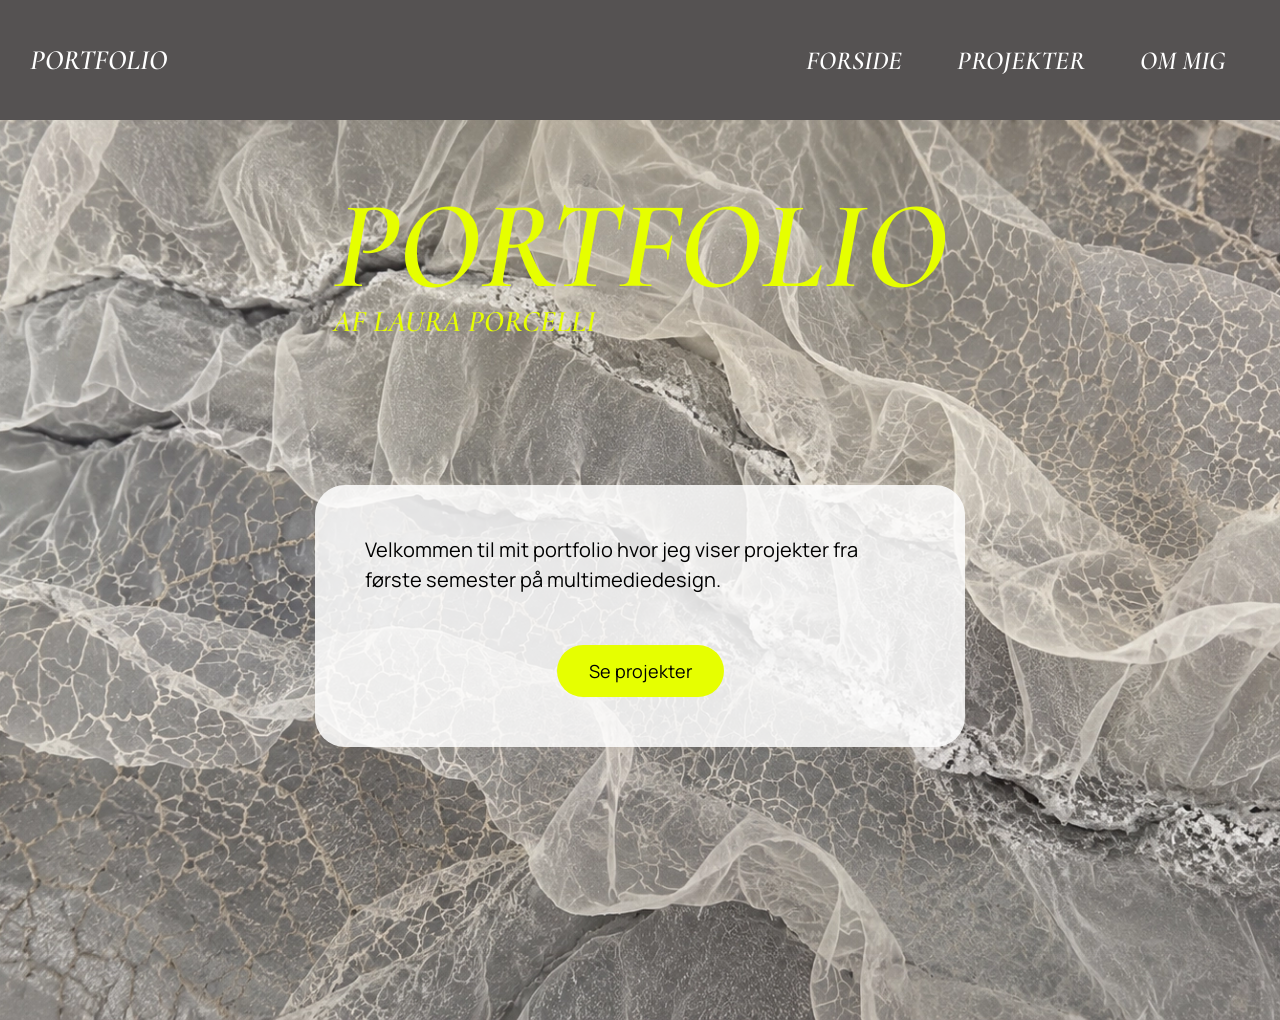
<file: index.html>
<!doctype html>
<html lang="da">
  <head>
    <meta charset="UTF-8" />
    <meta name="viewport" content="width=device-width, initial-scale=1.0" />
    <title>Portfolio</title>

    <link rel="stylesheet" href="general.css" />
    <link rel="stylesheet" href="forside.css" />
    <link rel="icon" type="image/png" href="img/favicon.svg" />

    <link rel="preconnect" href="https://fonts.googleapis.com" />
    <link rel="preconnect" href="https://fonts.gstatic.com" crossorigin />

    <link href="https://fonts.googleapis.com/css2?family=Cormorant+Garamond:ital,wght@1,600&family=Manrope:wght@400&display=swap" rel="stylesheet" />
  </head>

  <body>
    <header>
      <a href="index.html" class="logo">PORTFOLIO</a>

      <nav class="desktop_nav">
        <a href="index.html">FORSIDE</a>
        <a href="projekter.html">PROJEKTER</a>
        <a href="ommig.html">OM MIG</a>
      </nav>

      <button class="burger" id="openMenu">
        <span></span>
        <span></span>
        <span></span>
      </button>
    </header>

    <div class="menu_overlay" id="menu">
      <button class="close_menu" id="closeMenu">×</button>

      <nav class="menu_links">
        <a href="index.html">FORSIDE</a>
        <a href="projekter.html">PROJEKTER</a>
        <a href="ommig.html">OM MIG</a>
      </nav>
    </div>

    <main>
      <section class="hero">
        <div class="hero_text">
          <h1>PORTFOLIO</h1>
          <p>AF LAURA PORCELLI</p>
        </div>

        <div class="intro_box">
          <p>Velkommen til mit portfolio hvor jeg viser projekter fra første semester på multimediedesign.</p>

          <a href="projekter.html">Se projekter</a>
        </div>
      </section>
    </main>
    <footer></footer>
    <script src="main.js"></script>
  </body>
</html>
</file>
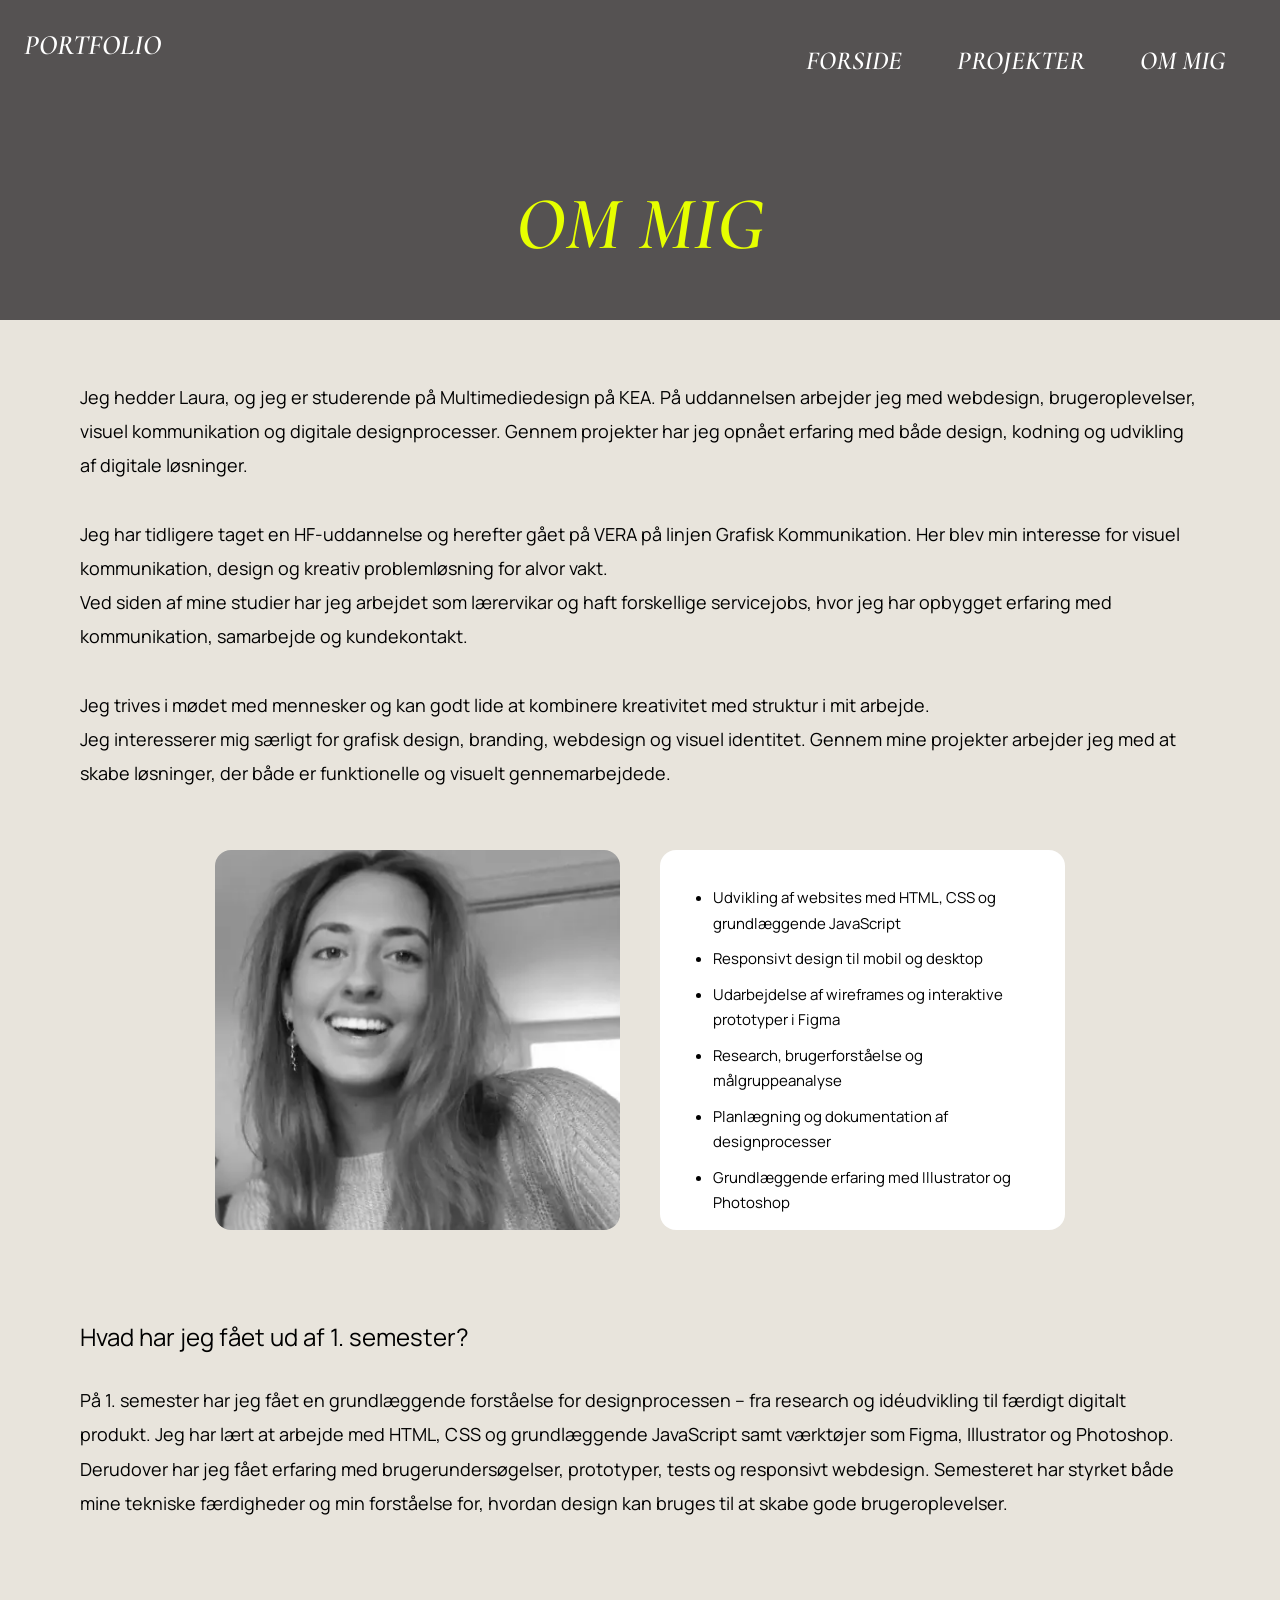
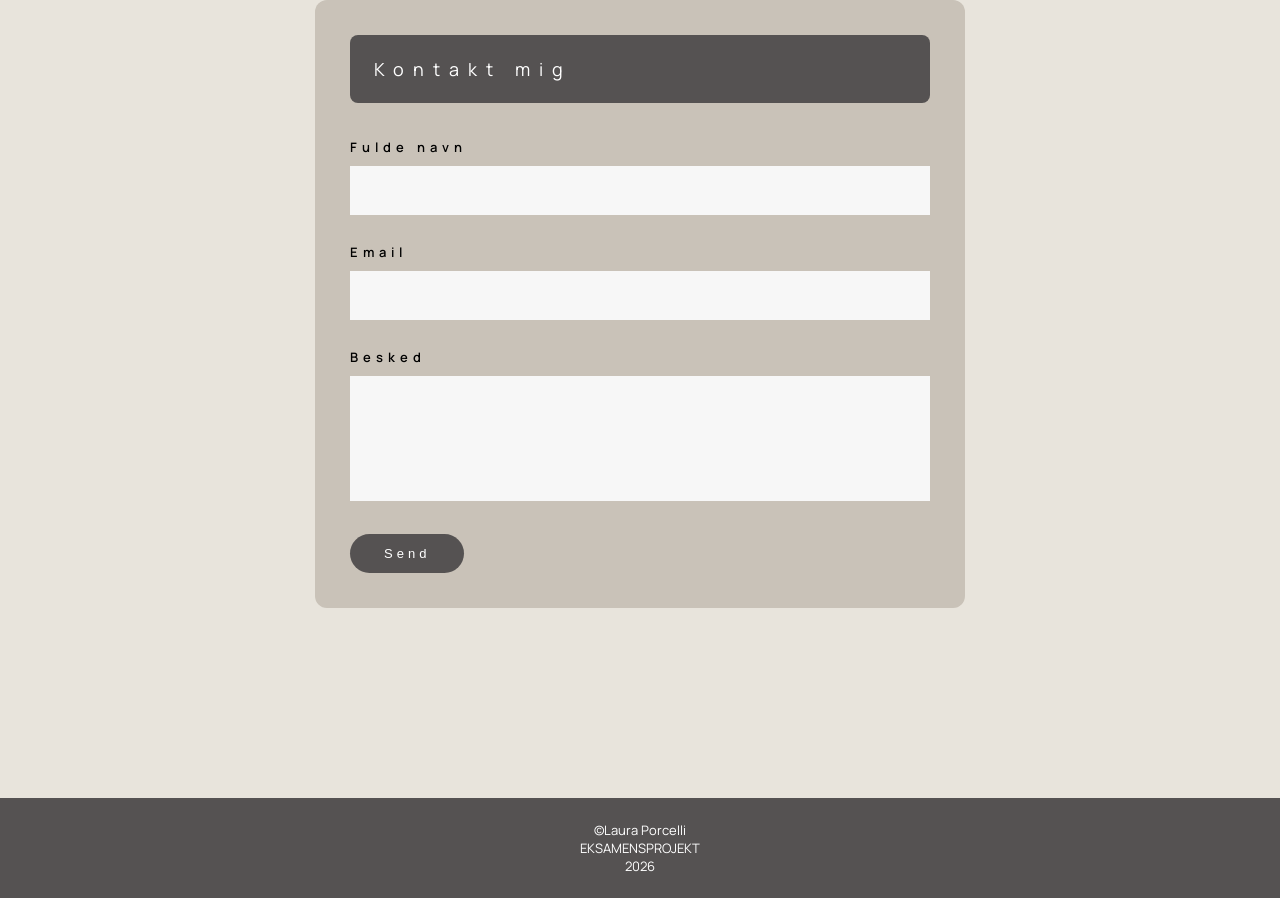
<file: ommig.html>
<!doctype html>
<html lang="da">
  <head>
    <meta charset="UTF-8" />
    <meta name="viewport" content="width=device-width, initial-scale=1.0" />
    <title>Om mig</title>

    <link rel="stylesheet" href="general.css" />
    <link rel="stylesheet" href="ommig.css" />
    <link rel="icon" type="image/png" href="img/favicon.svg" />

    <link rel="preconnect" href="https://fonts.googleapis.com" />
    <link rel="preconnect" href="https://fonts.gstatic.com" crossorigin />
    <link href="https://fonts.googleapis.com/css2?family=Cormorant+Garamond:ital,wght@1,600&family=Manrope:wght@400&display=swap" rel="stylesheet" />
  </head>

  <body>
    <header class="tema_header">
      <a href="index.html" class="logo">PORTFOLIO</a>

      <nav class="desktop_nav">
        <a href="index.html">FORSIDE</a>
        <a href="projekter.html">PROJEKTER</a>
        <a href="ommig.html">OM MIG</a>
      </nav>

      <button class="burger" id="openMenu">
        <span></span>
        <span></span>
        <span></span>
      </button>

      <h1>OM MIG</h1>
    </header>

    <div class="menu_overlay" id="menu">
      <button class="close_menu" id="closeMenu">×</button>

      <nav class="menu_links">
        <a href="index.html">FORSIDE</a>
        <a href="projekter.html">PROJEKTER</a>
        <a href="ommig.html">OM MIG</a>
      </nav>
    </div>

    <main class="om_side">
      <section>
        <p>
          Jeg hedder Laura, og jeg er studerende på Multimediedesign på KEA. På uddannelsen arbejder jeg med webdesign, brugeroplevelser, visuel kommunikation og digitale designprocesser. Gennem projekter har jeg opnået erfaring med både design,
          kodning og udvikling af digitale løsninger.
          <br /><br />
          Jeg har tidligere taget en HF-uddannelse og herefter gået på VERA på linjen Grafisk Kommunikation. Her blev min interesse for visuel kommunikation, design og kreativ problemløsning for alvor vakt.
        </p>

        <p>
          Ved siden af mine studier har jeg arbejdet som lærervikar og haft forskellige servicejobs, hvor jeg har opbygget erfaring med kommunikation, samarbejde og kundekontakt.
          <br /><br />
          Jeg trives i mødet med mennesker og kan godt lide at kombinere kreativitet med struktur i mit arbejde.
        </p>

        <p>Jeg interesserer mig særligt for grafisk design, branding, webdesign og visuel identitet. Gennem mine projekter arbejder jeg med at skabe løsninger, der både er funktionelle og visuelt gennemarbejdede.</p>

        <div class="profil_grid">
          <img src="img/ommigportræt.webp" alt="Portrætbillede af Laura" class="portraet" />

          <div class="kompetencer">
            <ul>
              <li>Udvikling af websites med HTML, CSS og grundlæggende JavaScript</li>
              <li>Responsivt design til mobil og desktop</li>
              <li>Udarbejdelse af wireframes og interaktive prototyper i Figma</li>
              <li>Research, brugerforståelse og målgruppeanalyse</li>
              <li>Planlægning og dokumentation af designprocesser</li>
              <li>Grundlæggende erfaring med Illustrator og Photoshop</li>
              <li>Formidling af visuelle løsninger og brugeroplevelser</li>
            </ul>
          </div>
        </div>
      </section>

      <section>
        <h2>Hvad har jeg fået ud af 1. semester?</h2>

        <p>
          På 1. semester har jeg fået en grundlæggende forståelse for designprocessen – fra research og idéudvikling til færdigt digitalt produkt. Jeg har lært at arbejde med HTML, CSS og grundlæggende JavaScript samt værktøjer som Figma, Illustrator
          og Photoshop.
        </p>

        <p>
          Derudover har jeg fået erfaring med brugerundersøgelser, prototyper, tests og responsivt webdesign. Semesteret har styrket både mine tekniske færdigheder og min forståelse for, hvordan design kan bruges til at skabe gode brugeroplevelser.
        </p>
        <form class="kontakt_form">
          <div class="form_header">Kontakt mig</div>

          <div class="form_felt">
            <label for="navn">Fulde navn</label>
            <input type="text" id="navn" name="navn" />
          </div>

          <div class="form_felt">
            <label for="email">Email</label>
            <input type="email" id="email" name="email" />
          </div>

          <div class="popup" id="popup">
            <p>Tak for din besked</p>
            <span>✓</span>
          </div>

          <div class="form_felt">
            <label for="besked">Besked</label>
            <textarea id="besked" name="besked"></textarea>
          </div>

          <button type="submit">Send</button>
        </form>
      </section>
    </main>

    <footer>
      <div>
        &COPY;Laura Porcelli <br />
        EKSAMENSPROJEKT <br />
        2026
      </div>
    </footer>
    <script src="main.js"></script>
  </body>
</html>
</file>
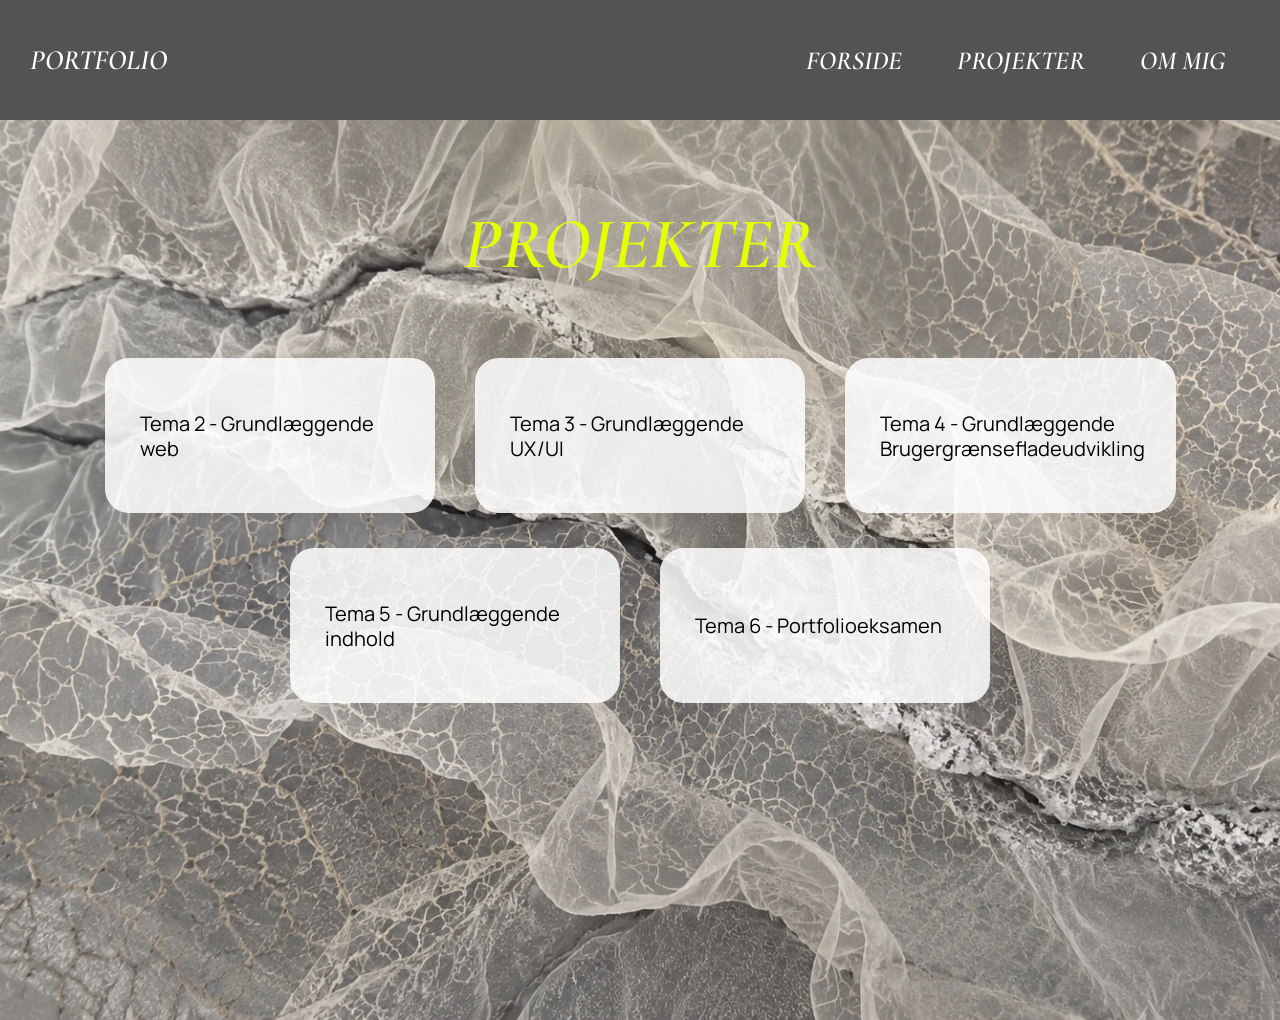
<file: projekter.html>
<!doctype html>
<html lang="da">
  <head>
    <meta charset="UTF-8" />
    <meta name="viewport" content="width=device-width, initial-scale=1.0" />
    <title>Projekter</title>

    <link rel="stylesheet" href="general.css" />
    <link rel="stylesheet" href="projekter.css" />
    <link rel="icon" type="image/png" href="img/favicon.svg" />

    <link rel="preconnect" href="https://fonts.googleapis.com" />
    <link rel="preconnect" href="https://fonts.gstatic.com" crossorigin />

    <link href="https://fonts.googleapis.com/css2?family=Cormorant+Garamond:ital,wght@1,600&family=Manrope:wght@400&display=swap" rel="stylesheet" />
  </head>

  <body>
    <header>
      <a href="index.html" class="logo">PORTFOLIO</a>

      <nav class="desktop_nav">
        <a href="index.html">FORSIDE</a>
        <a href="projekter.html">PROJEKTER</a>
        <a href="ommig.html">OM MIG</a>
      </nav>

      <button class="burger" id="openMenu">
        <span></span>
        <span></span>
        <span></span>
      </button>
    </header>

    <div class="menu_overlay" id="menu">
      <button class="close_menu" id="closeMenu">×</button>

      <nav class="menu_links">
        <a href="index.html">FORSIDE</a>
        <a href="projekter.html">PROJEKTER</a>
        <a href="ommig.html">OM MIG</a>
      </nav>
    </div>

    <main>
      <section class="projekter">
        <h1>PROJEKTER</h1>

        <div class="projekt_wrapper">
          <div class="projekt_liste">
            <a href="tema2.html" class="projekt_kort"> Tema 2 - Grundlæggende web </a>

            <a href="tema3.html" class="projekt_kort"> Tema 3 - Grundlæggende UX/UI </a>

            <a href="tema4.html" class="projekt_kort"> Tema 4 - Grundlæggende Brugergrænsefladeudvikling </a>

            <a href="tema5.html" class="projekt_kort"> Tema 5 - Grundlæggende indhold </a>

            <a href="tema6.html" class="projekt_kort"> Tema 6 - Portfolioeksamen </a>
          </div>
        </div>
      </section>
    </main>
    <footer></footer>
    <script src="main.js"></script>
  </body>
</html>
</file>
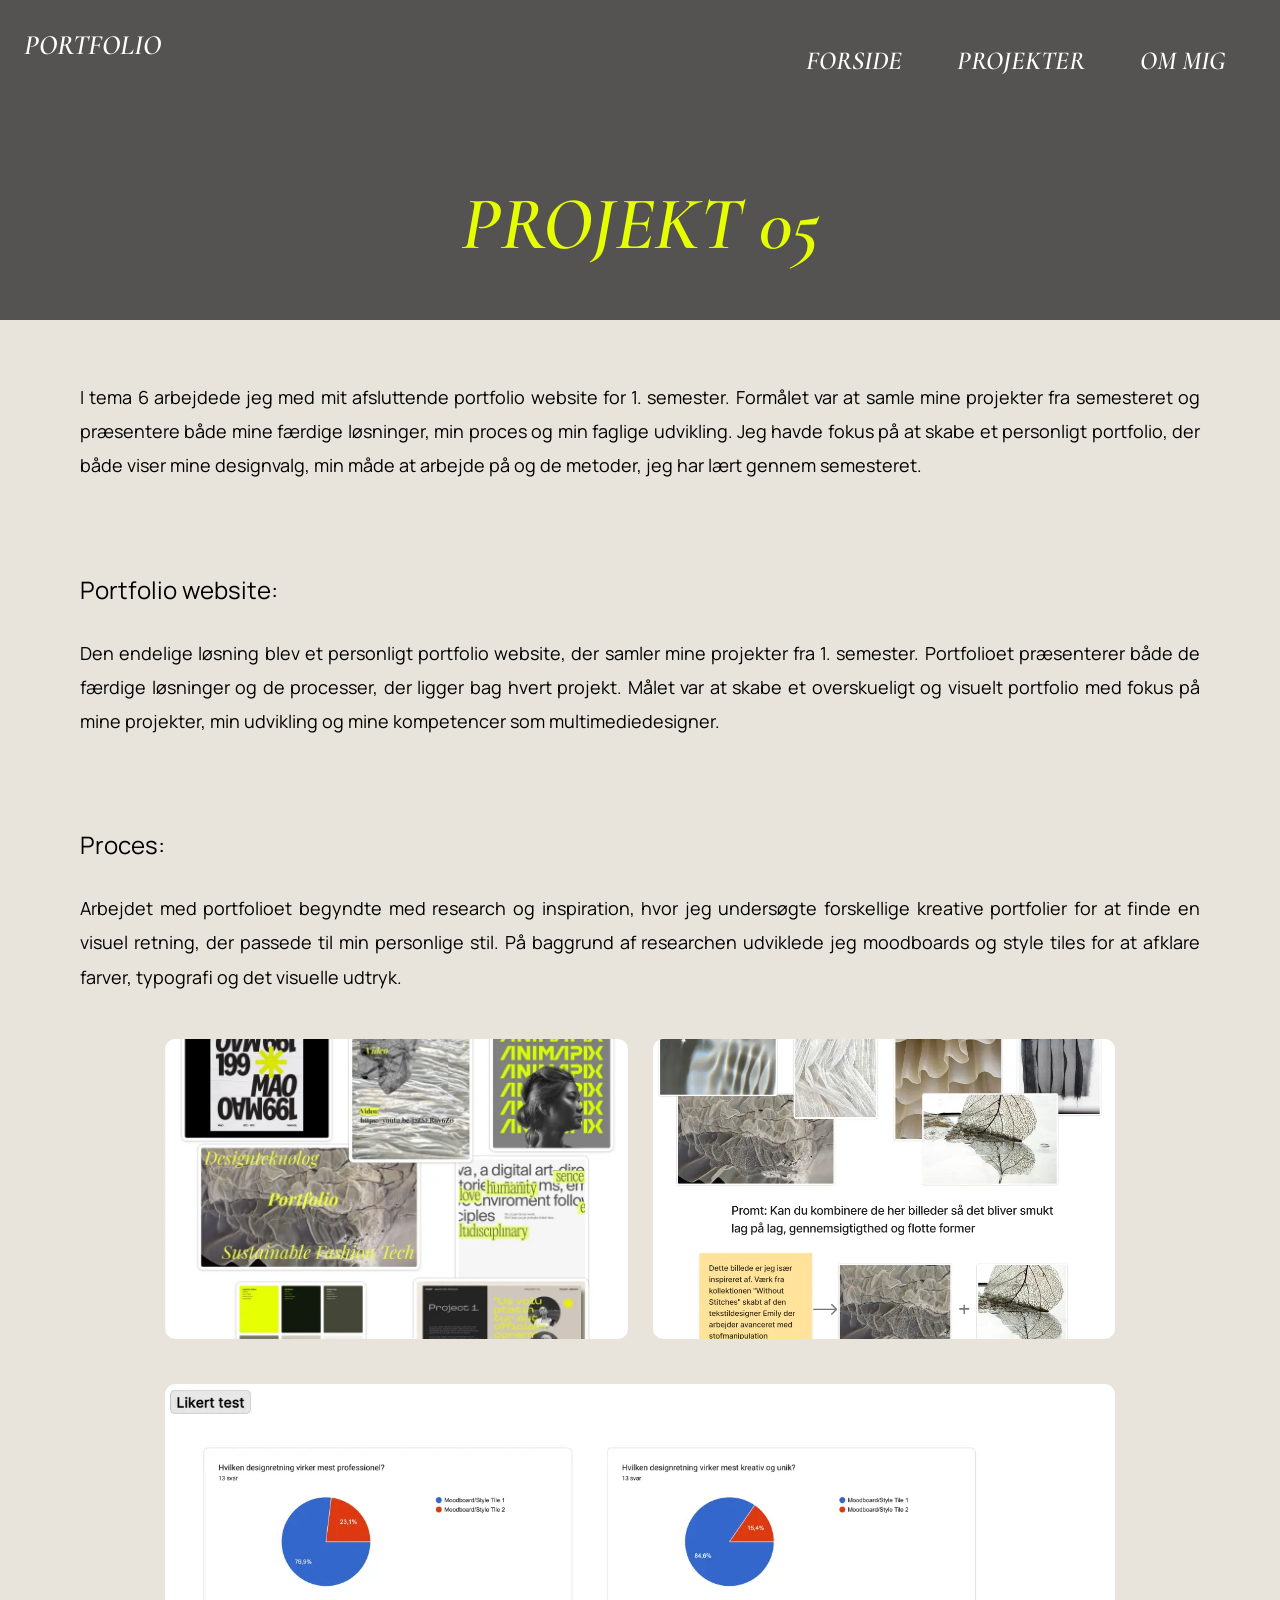
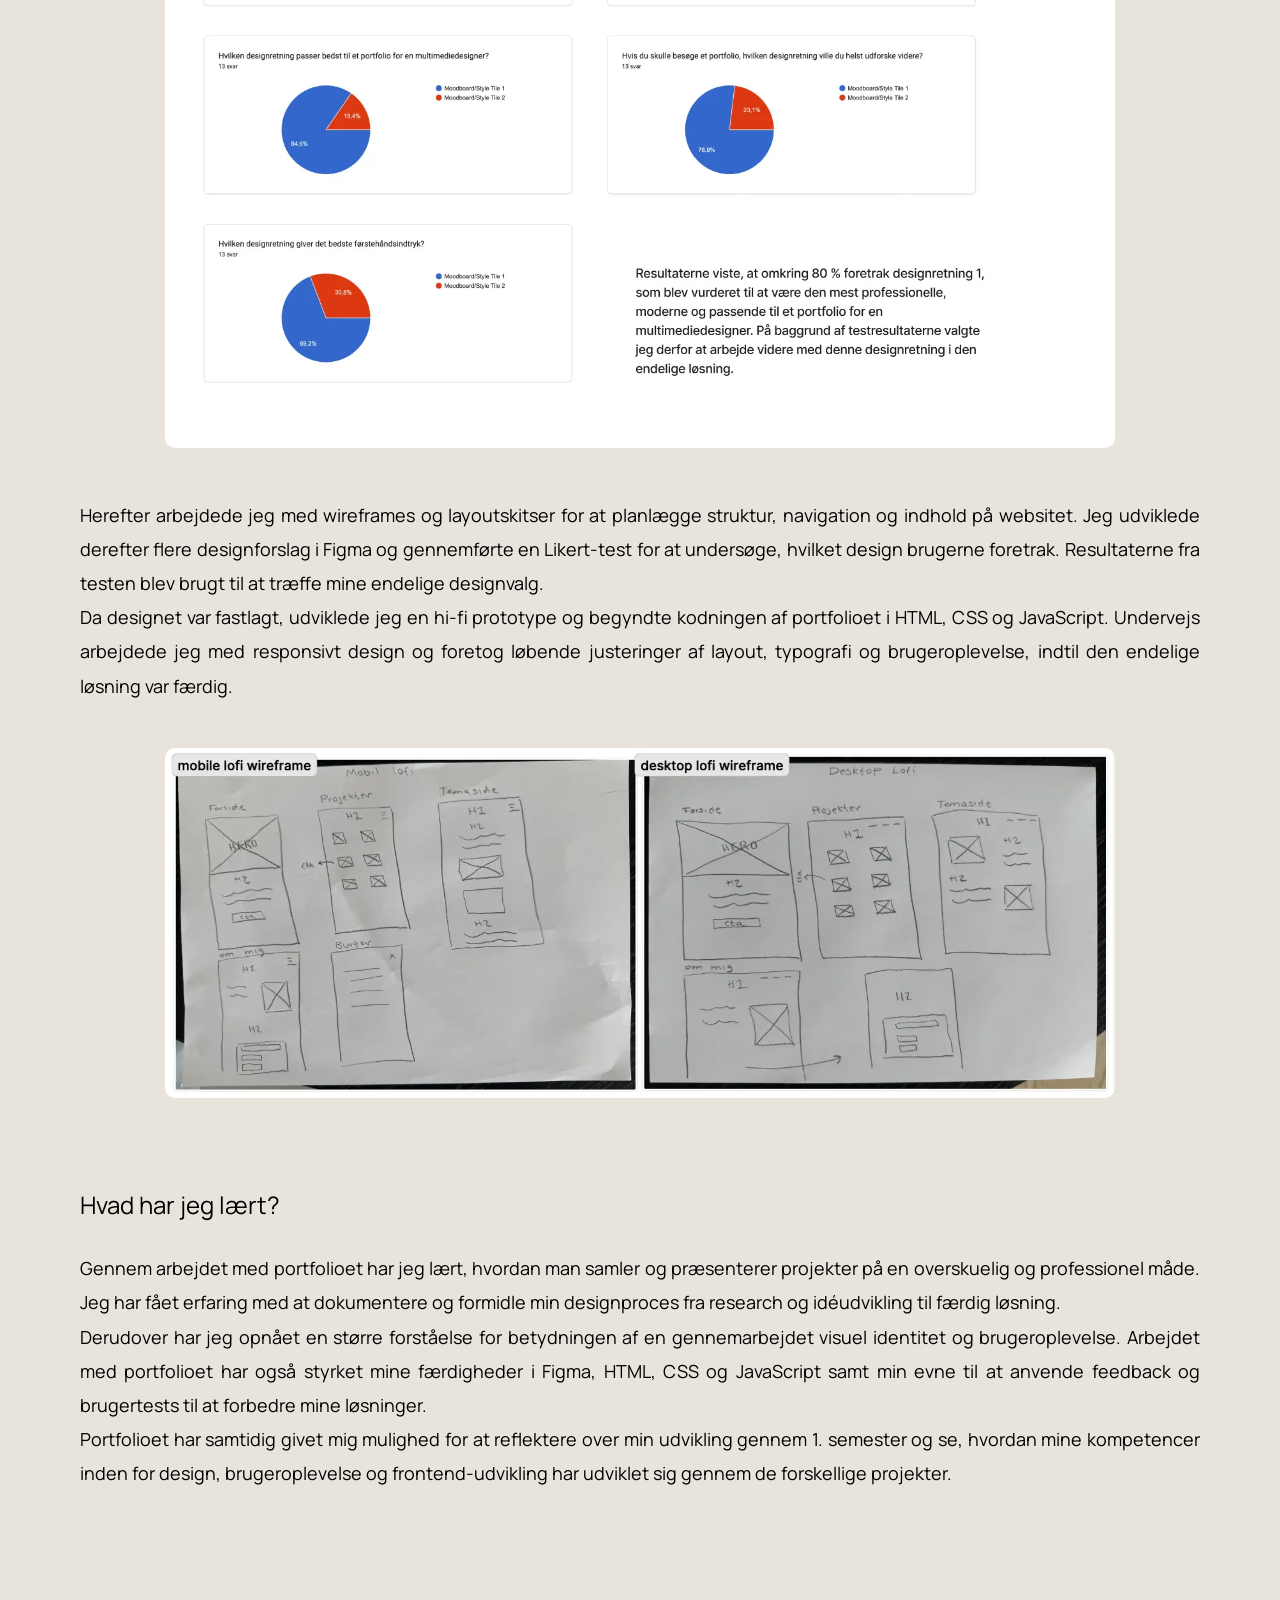
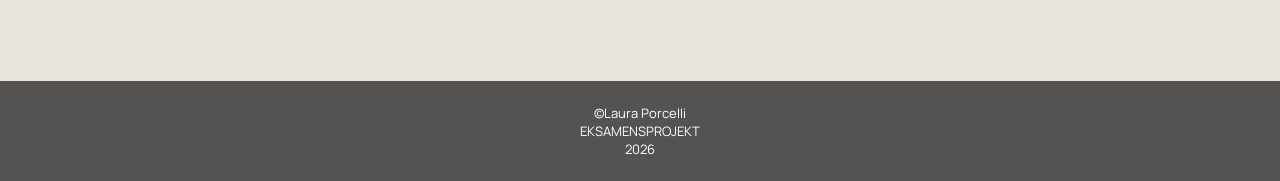
<file: tema6.html>
<!doctype html>
<html lang="da">
  <head>
    <meta charset="UTF-8" />
    <meta name="viewport" content="width=device-width, initial-scale=1.0" />
    <title>Tema 6</title>

    <link rel="stylesheet" href="general.css" />
    <link rel="stylesheet" href="tema6.css" />
    <link rel="icon" type="image/png" href="img/favicon.svg" />

    <link rel="preconnect" href="https://fonts.googleapis.com" />
    <link rel="preconnect" href="https://fonts.gstatic.com" crossorigin />
    <link href="https://fonts.googleapis.com/css2?family=Cormorant+Garamond:ital,wght@1,600&family=Manrope:wght@400&display=swap" rel="stylesheet" />
  </head>

  <body>
    <header class="tema_header">
      <a href="index.html" class="logo">PORTFOLIO</a>

      <nav class="desktop_nav">
        <a href="index.html">FORSIDE</a>
        <a href="projekter.html">PROJEKTER</a>
        <a href="ommig.html">OM MIG</a>
      </nav>

      <button class="burger" id="openMenu">
        <span></span>
        <span></span>
        <span></span>
      </button>

      <h1>PROJEKT 05</h1>
    </header>

    <div class="menu_overlay" id="menu">
      <button class="close_menu" id="closeMenu">×</button>

      <nav class="menu_links">
        <a href="index.html">FORSIDE</a>
        <a href="projekter.html">PROJEKTER</a>
        <a href="ommig.html">OM MIG</a>
      </nav>
    </div>

    <main class="tema_side">
      <section>
        <p>
          I tema 6 arbejdede jeg med mit afsluttende portfolio website for 1. semester. Formålet var at samle mine projekter fra semesteret og præsentere både mine færdige løsninger, min proces og min faglige udvikling. Jeg havde fokus på at skabe et
          personligt portfolio, der både viser mine designvalg, min måde at arbejde på og de metoder, jeg har lært gennem semesteret.
        </p>
      </section>

      <section>
        <h2>Portfolio website:</h2>

        <p>
          Den endelige løsning blev et personligt portfolio website, der samler mine projekter fra 1. semester. Portfolioet præsenterer både de færdige løsninger og de processer, der ligger bag hvert projekt. Målet var at skabe et overskueligt og
          visuelt portfolio med fokus på mine projekter, min udvikling og mine kompetencer som multimediedesigner.
        </p>
      </section>

      <section>
        <h2>Proces:</h2>

        <p>
          Arbejdet med portfolioet begyndte med research og inspiration, hvor jeg undersøgte forskellige kreative portfolier for at finde en visuel retning, der passede til min personlige stil. På baggrund af researchen udviklede jeg moodboards og
          style tiles for at afklare farver, typografi og det visuelle udtryk.
        </p>

        <div class="billede_grid">
          <img src="img/tema6moodboard.webp" alt="Moodboard" />
          <img src="img/tema6forsideideer.webp" alt="Forside ideer" />
        </div>

        <img src="img/tema6test.webp" alt="Likert test resultater" class="stort_billede" />

        <p class="proces_tekst">
          Herefter arbejdede jeg med wireframes og layoutskitser for at planlægge struktur, navigation og indhold på websitet. Jeg udviklede derefter flere designforslag i Figma og gennemførte en Likert-test for at undersøge, hvilket design brugerne
          foretrak. Resultaterne fra testen blev brugt til at træffe mine endelige designvalg.
        </p>

        <p class="margin_tekst">
          Da designet var fastlagt, udviklede jeg en hi-fi prototype og begyndte kodningen af portfolioet i HTML, CSS og JavaScript. Undervejs arbejdede jeg med responsivt design og foretog løbende justeringer af layout, typografi og brugeroplevelse,
          indtil den endelige løsning var færdig.
        </p>

        <img src="img/tema6wireframe.webp" alt="Wireframes" class="stort_billede" />
      </section>

      <section>
        <h2>Hvad har jeg lært?</h2>

        <p>
          Gennem arbejdet med portfolioet har jeg lært, hvordan man samler og præsenterer projekter på en overskuelig og professionel måde. Jeg har fået erfaring med at dokumentere og formidle min designproces fra research og idéudvikling til færdig
          løsning.
        </p>

        <p>
          Derudover har jeg opnået en større forståelse for betydningen af en gennemarbejdet visuel identitet og brugeroplevelse. Arbejdet med portfolioet har også styrket mine færdigheder i Figma, HTML, CSS og JavaScript samt min evne til at anvende
          feedback og brugertests til at forbedre mine løsninger.
        </p>

        <p>
          Portfolioet har samtidig givet mig mulighed for at reflektere over min udvikling gennem 1. semester og se, hvordan mine kompetencer inden for design, brugeroplevelse og frontend-udvikling har udviklet sig gennem de forskellige projekter.
        </p>
      </section>
    </main>

    <footer>
      <div>
        &COPY;Laura Porcelli <br />
        EKSAMENSPROJEKT <br />
        2026
      </div>
    </footer>
    <script src="main.js"></script>
  </body>
</html>
</file>
<file: general.css>
* {
  margin: 0;
  padding: 0;
  box-sizing: border-box;
}

body {
  background-color: #555252;
  font-family: "Manrope", sans-serif;
}

header {
  height: 120px;
  background-color: #555252;
  display: flex;
  justify-content: space-between;
  align-items: center;
  padding: 0 30px;
}

.logo {
  color: white;
  text-decoration: none;
  font-family: "Cormorant Garamond", serif;
  font-style: italic;
  font-weight: 600;
  font-size: 28px;
}

.logo:hover {
  color: #e6ff00;
  text-decoration: none;
  font-family: "Cormorant Garamond", serif;
  font-style: italic;
  font-weight: 600;
  font-size: 28px;
  transition: color 0.3s ease;
}

.burger {
  background: none;
  border: none;
  cursor: pointer;
}

.burger span {
  display: block;
  width: 42px;
  height: 2px;
  background-color: white;
  margin: 8px 0;
}

footer {
  height: 100px;
  background-color: #555252;
}

/* Burgermenu */

.menu_overlay {
  position: fixed;
  inset: 0;
  background: #f3f3f3;
  z-index: 999;
  display: none;
  padding: 80px 35px;
}

.menu_overlay.active {
  display: block;
}

.close_menu {
  position: absolute;
  top: 32px;
  right: 34px;

  background: none;
  border: none;
  font-size: 34px;
  cursor: pointer;
  color: #1b365d;
}

.menu_links {
  margin-top: 120px;
}

.menu_links a {
  display: block;
  text-align: right;

  font-family: "Cormorant Garamond", serif;
  font-size: 26px;
  letter-spacing: 13px;

  color: black;
  text-decoration: none;

  padding: 28px 0 18px;
  border-bottom: 1px solid black;
}

/* Desktop menu */

.desktop_nav {
  display: none;
}

@media (min-width: 800px) {
  .burger {
    display: none;
  }

  .desktop_nav {
    display: flex;
    position: absolute;
    top: 45px;
    right: 55px;
    gap: 55px;
    z-index: 10;
  }

  .desktop_nav a {
    color: white;
    text-decoration: none;
    font-family: "Cormorant Garamond", serif;
    font-style: italic;
    font-weight: 600;
    font-size: 26px;
    transition: color 0.3s ease;
  }

  .desktop_nav a:hover {
    color: #e6ff00;
  }
  .logo {
    color: white;
    text-decoration: none;
    font-family: "Cormorant Garamond", serif;
    font-style: italic;
    font-weight: 600;
    font-size: 28px;
  }
  .logo:hover {
    color: #e6ff00;
    text-decoration: none;
    font-family: "Cormorant Garamond", serif;
    font-style: italic;
    font-weight: 600;
    font-size: 28px;
    transition: color 0.3s ease;
  }
}
</file>
<file: forside.css>
.hero {
  position: relative;
  min-height: 820px;

  background-image: url("img/ai generet baggrund.webp");
  background-size: cover;
  background-position: top center;
  background-repeat: no-repeat;
}

.hero_text {
  position: absolute;
  top: 65px;
  left: 22px;
}

.hero_text h1 {
  font-family: "Cormorant Garamond", serif;
  font-style: italic;
  font-weight: 600;
  font-size: 72px;
  line-height: 0.9;
  color: #e6ff00;
}

.hero_text p {
  font-family: "Cormorant Garamond", serif;
  font-style: italic;
  font-weight: 600;
  font-size: 25px;
  color: #e6ff00;
}

.intro_box {
  position: absolute;
  top: 380px;
  left: 50%;
  transform: translateX(-50%);
  width: 84%;
  padding: 30px;

  background-color: rgba(255, 255, 255, 0.85);
  border-radius: 28px;
}

.intro_box p {
  font-size: 18px;
  line-height: 1.5;
  margin-bottom: 90px;
}

.intro_box a {
  display: block;
  width: fit-content;
  margin: 0 auto;
  padding: 15px 28px;

  background-color: #e6ff00;
  color: black;
  text-decoration: none;
  border-radius: 999px;
  font-size: 16px;
}

footer {
  display: none;
}

@media (min-width: 800px) {
  .hero {
    min-height: 100vh;
    background-size: cover;
    background-position: center;
  }

  .hero_text {
    top: 70px;
    left: 50%;
    transform: translateX(-50%);
    text-align: left;
  }

  .hero_text h1 {
    font-size: 125px;
    line-height: 0.9;
  }

  .hero_text p {
    font-size: 30px;
  }

  .intro_box {
    top: 365px;
    left: 50%;
    transform: translateX(-50%);
    width: 650px;
    padding: 50px;
    border-radius: 30px;
  }

  .intro_box p {
    font-size: 20px;
    line-height: 1.5;
    margin-bottom: 50px;
  }

  .intro_box a {
    font-size: 18px;
    padding: 14px 32px;
  }

  footer {
    display: none;
  }
}
</file>
<file: ommig.css>
.tema_header {
  height: 210px;
  background-color: #555252;
  position: relative;
}

.tema_header .logo {
  position: absolute;
  top: 28px;
  left: 24px;
}

.tema_header .burger {
  position: absolute;
  top: 22px;
  right: 24px;
}

.tema_header h1 {
  position: absolute;
  bottom: 35px;
  left: 50%;
  transform: translateX(-50%);
  font-family: "Cormorant Garamond", serif;
  font-style: italic;
  font-weight: 600;
  font-size: 34px;
  color: #e6ff00;
  white-space: nowrap;
}

.om_side {
  background-color: #e8e4dc;
  padding: 25px 20px 160px;
}

.om_side section {
  max-width: 360px;
  margin: 0 auto 48px;
}

.om_side h2 {
  font-size: 18px;
  font-weight: 400;
  margin-bottom: 25px;
}

.om_side p {
  font-size: 15px;
  line-height: 1.7;
}

.portraet {
  width: 270px;
  height: 270px;
  object-fit: cover;
  display: block;
  margin: 45px auto 35px;
  border-radius: 16px;
}

.kompetencer {
  width: 270px;
  height: 270px;
  margin: 0 auto 70px;
  padding: 22px;

  background-color: white;
  border-radius: 16px;

  overflow-y: auto;
}

.kompetencer ul {
  padding-left: 18px;
}

.kompetencer li {
  font-size: 12px;
  line-height: 1.7;
  margin-bottom: 10px;
}

.kompetencer::-webkit-scrollbar {
  width: 6px;
}

.kompetencer::-webkit-scrollbar-thumb {
  background-color: #c8c2b8;
  border-radius: 999px;
}

.kontakt_form {
  position: relative;
  width: 92%;
  margin: 70px auto 0;
  padding: 22px;
  background-color: #c9c2b8;
  border-radius: 12px;
}

.form_header {
  background-color: #555252;
  color: white;
  padding: 22px 24px;
  margin-bottom: 35px;
  border-radius: 8px;

  font-family: "Manrope", sans-serif;
  font-size: 16px;
  letter-spacing: 9px;
}

.form_felt {
  position: relative;
  margin-bottom: 28px;
}

.kontakt_form label {
  display: block;
  font-size: 12px;
  font-weight: 600;
  letter-spacing: 5px;
  margin-bottom: 10px;
}

.kontakt_form input,
.kontakt_form textarea {
  width: 100%;
  border: none;
  background-color: #f7f7f7;
  padding: 14px;
  font-family: "Manrope", sans-serif;
  font-size: 14px;
}

.kontakt_form textarea {
  height: 125px;
  resize: none;
}

.kontakt_form button {
  border: none;
  background-color: #555252;
  color: white;

  padding: 12px 34px;
  border-radius: 999px;

  font-size: 13px;
  letter-spacing: 4px;
}

.popup {
  display: none;

  position: absolute;
  top: 160px;
  left: 50%;
  transform: translateX(-50%);

  width: 78%;

  padding: 45px 20px;

  background: rgba(255, 255, 255, 0.55);

  backdrop-filter: blur(2px);

  border-radius: 0;

  text-align: center;

  z-index: 999;
}

.popup.active {
  display: block;
}

.popup p {
  margin: 0;

  font-size: 14px;
  letter-spacing: 6px;
}

.popup span {
  display: block;

  margin-top: 15px;

  font-size: 28px;
  color: #57d857;
}
footer {
  font-size: small;
  display: flex;
  align-items: center;
  justify-content: center;
  text-align: center;
  color: white;
}

@media (min-width: 800px) {
  .tema_header {
    height: 320px;
  }

  .tema_header h1 {
    font-size: 75px;
    bottom: 50px;
  }

  .om_side {
    background-color: #e8e4dc;
    padding: 60px 0 100px;
  }

  .om_side section {
    max-width: 1200px;
    margin: 0 auto 90px;
    padding: 0 40px;
  }

  .om_side h2 {
    font-size: 24px;
    margin-bottom: 30px;
  }

  .om_side p {
    font-size: 18px;
    line-height: 1.9;
  }

  .profil_grid {
    max-width: 850px;
    margin: 60px auto 90px;

    display: grid;
    grid-template-columns: 1fr 1fr;
    gap: 40px;
    align-items: stretch;
  }

  .portraet {
    width: 100%;
    height: 380px;
    margin: 0;
  }

  .kompetencer {
    width: 100%;
    height: 380px;
    margin: 0;
    padding: 35px;
  }

  .kompetencer li {
    font-size: 15px;
    line-height: 1.7;
  }

  .kontakt_form {
    max-width: 650px;
    margin: 80px auto 0;
    padding: 35px;
  }

  .form_header {
    font-size: 18px;
  }

  .kontakt_form label {
    font-size: 13px;
  }

  .kontakt_form input,
  .kontakt_form textarea {
    font-size: 15px;
  }
}
</file>
<file: projekter.css>
.projekter {
  position: relative;
  min-height: 820px;

  background-image: url("img/ai generet baggrund.webp");
  background-size: cover;
  background-position: top center;
  background-repeat: no-repeat;
}
.projekter h1 {
  font-family: "Cormorant Garamond", serif;
  font-style: italic;
  font-weight: 600;
  color: #e6ff00;

  font-size: 48px;
  text-align: center;

  margin-bottom: 55px;
}

.projekt_liste {
  display: flex;
  flex-direction: column;
  gap: 42px;
}

.projekt_kort {
  display: flex;
  align-items: center;

  min-height: 95px;

  padding: 30px 22px;

  background-color: rgba(255, 255, 255, 0.85);

  border-radius: 28px;

  color: black;
  text-decoration: none;

  font-size: 18px;
  line-height: 1.4;

  transition: 0.4s;
}

.projekt_wrapper {
  padding: 0 45px;
}

.projekt_kort:hover {
  background-color: #e6ff00;
}

footer {
  display: none;
}

@media (min-width: 800px) {
  .projekter {
    min-height: 100vh;
    padding: 80px 0 120px;

    background-image: url("img/ai generet baggrund.webp");
    background-size: cover;
    background-position: center;
    background-repeat: no-repeat;
  }

  .projekter h1 {
    font-family: "Cormorant Garamond", serif;
    font-style: italic;
    font-weight: 600;

    color: #e6ff00;

    font-size: 72px;

    text-align: center;

    margin-bottom: 55px;
  }

  .projekt_liste {
    width: 1200px;
    max-width: 90%;

    margin: 0 auto;

    display: grid;
    grid-template-columns: repeat(6, 1fr);

    gap: 35px 40px;
    transform: translate(0, 15px);
  }

  .projekt_kort {
    height: 155px;

    padding: 35px;

    display: flex;
    align-items: center;

    border-radius: 24px;

    background-color: rgba(255, 255, 255, 0.85);

    font-size: 20px;
    line-height: 1.25;

    color: black;
    text-decoration: none;

    transition: 0.4s;
  }

  .projekt_kort:nth-child(1) {
    grid-column: 1 / 3;
  }

  .projekt_kort:nth-child(2) {
    grid-column: 3 / 5;
  }

  .projekt_kort:nth-child(3) {
    grid-column: 5 / 7;
  }

  .projekt_kort:nth-child(4) {
    grid-column: 2 / 4;
  }

  .projekt_kort:nth-child(5) {
    grid-column: 4 / 6;
  }

  .projekt_kort:hover {
    background-color: #e6ff00;
  }

  footer {
    display: none;
  }
}
</file>
<file: tema6.css>
.tema_header {
  height: 210px;
  background-color: #555252;
  position: relative;
}

.tema_header .logo {
  position: absolute;
  top: 28px;
  left: 24px;
}

.tema_header .burger {
  position: absolute;
  top: 22px;
  right: 24px;
}

.tema_header h1 {
  position: absolute;
  bottom: 35px;
  left: 50%;
  transform: translateX(-50%);

  font-family: "Cormorant Garamond", serif;
  font-style: italic;
  font-weight: 600;
  font-size: 34px;
  color: #e6ff00;
  white-space: nowrap;
}

.tema_side {
  background-color: #e8e4dc;
  padding: 25px 20px 160px;
}

.tema_side section {
  max-width: 360px;
  margin: 0 auto 48px;
}

.tema_side h2 {
  font-size: 18px;
  font-weight: 400;
  margin-bottom: 25px;
}

.tema_side p {
  font-size: 15px;
  line-height: 1.7;
}

.top_billede {
  width: 230px;
  display: block;
  margin: 35px auto 40px;
  border-radius: 10px;
}

.projekt_link {
  display: block;
  color: black;
  font-size: 13px;
  margin-top: 20px;
}

.billede_grid {
  display: grid;
  grid-template-columns: 1fr 1fr;
  gap: 12px;
  margin-top: 35px;
  margin-bottom: 12px;
}

.billede_grid img {
  width: 100%;
  height: 190px;
  object-fit: cover;
  display: block;
  border-radius: 10px;
}

.stort_billede {
  width: 100%;
  display: block;
  border-radius: 10px;
  margin-top: 12px;
  margin-bottom: 12px;
}
.margin_tekst {
  margin-bottom: 2.5rem;
}
.proces_tekst {
  margin-top: 35px;
}

footer {
  font-size: small;
  display: flex;
  align-items: center;
  justify-content: center;
  text-align: center;
  color: white;
}

@media (min-width: 800px) {
  .tema_header {
    height: 320px;
  }

  .tema_header h1 {
    font-size: 75px;
    bottom: 50px;
  }

  .tema_side {
    padding: 60px 0 100px;
  }

  .tema_side section {
    max-width: 1200px;
    margin: 0 auto 90px;
    padding: 0 40px;
    text-align: justify;
  }

  .tema_side h2 {
    font-size: 24px;
    margin-bottom: 30px;
  }

  .tema_side p {
    font-size: 18px;
    line-height: 1.9;
  }

  .top_billede {
    width: 420px;
    margin: 50px auto 70px;
  }

  .stort_billede {
    max-width: 950px;
    display: block;
    margin: 45px auto 20px;
  }

  .billede_grid {
    max-width: 950px;
    margin: 45px auto 20px;
    gap: 25px;
  }

  .billede_grid img {
    height: 300px;
  }

  .proces_tekst {
    margin-top: 50px;
  }
}
</file>
